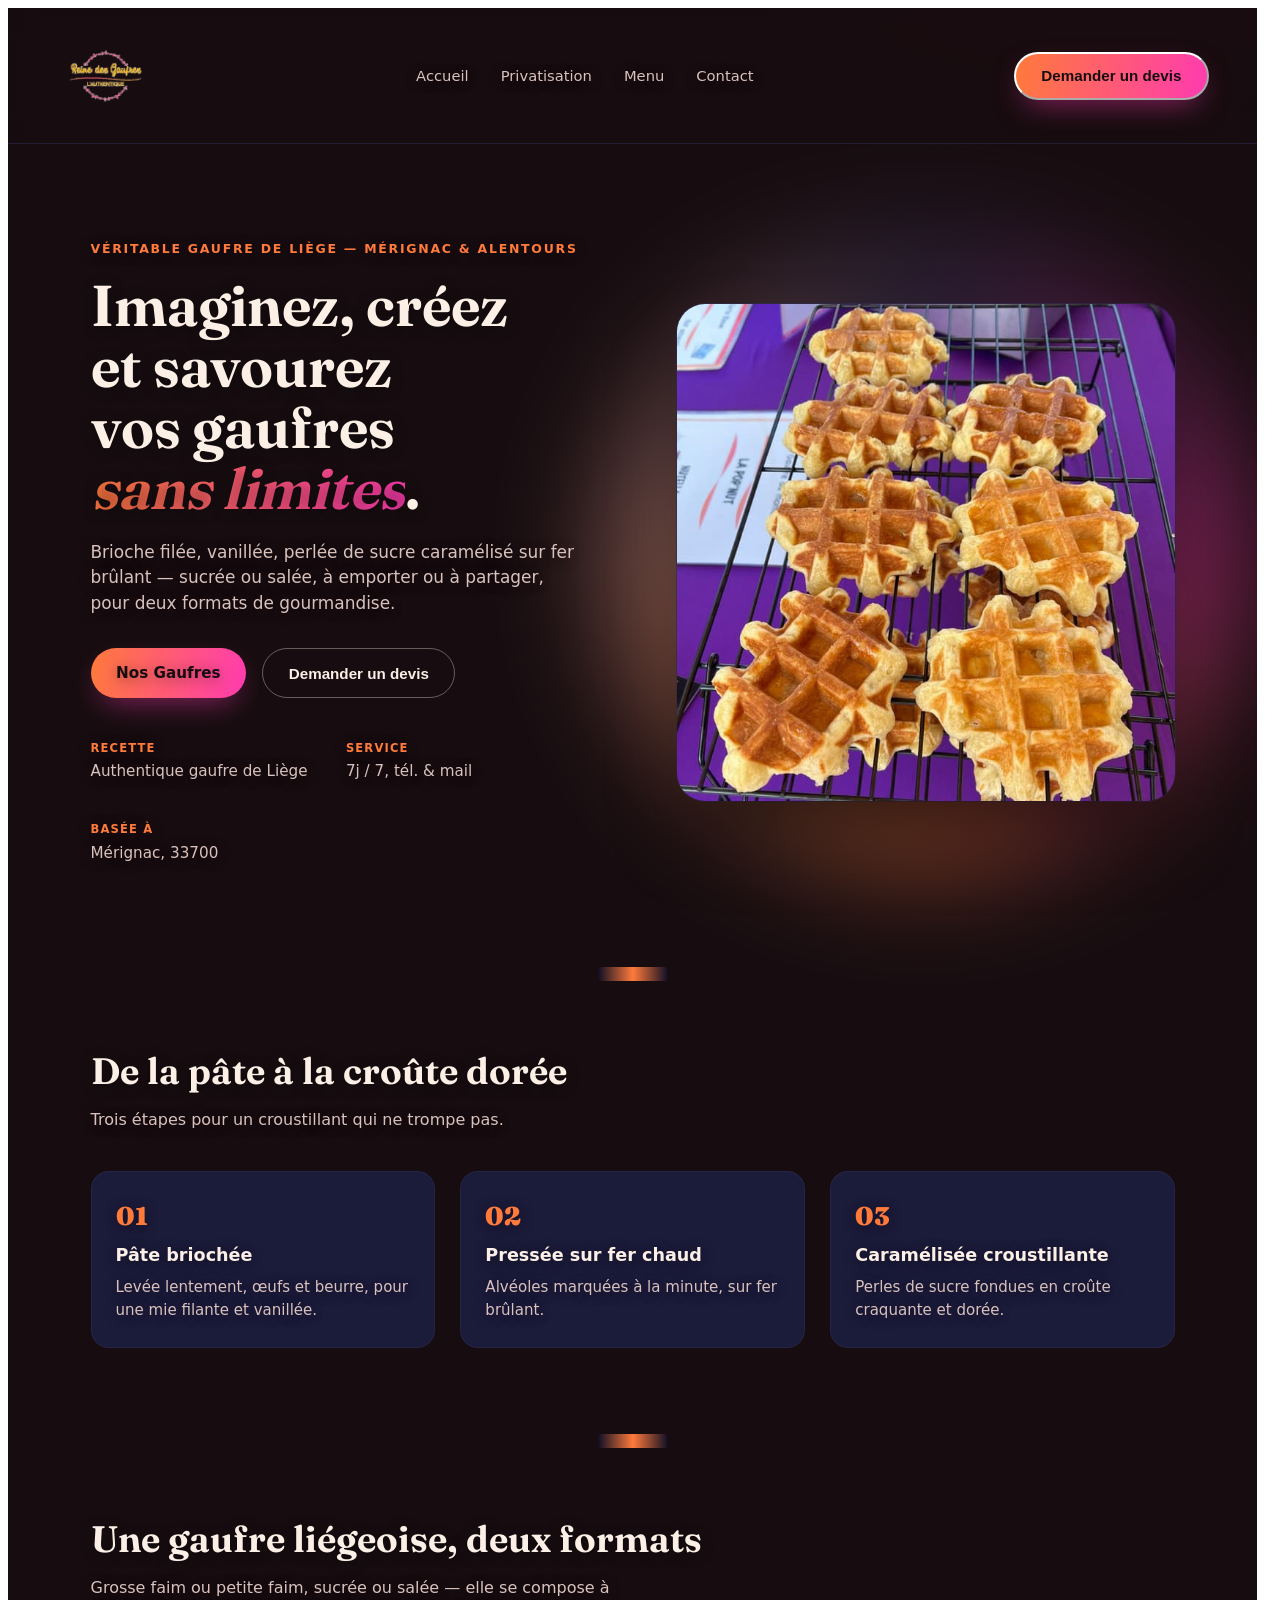
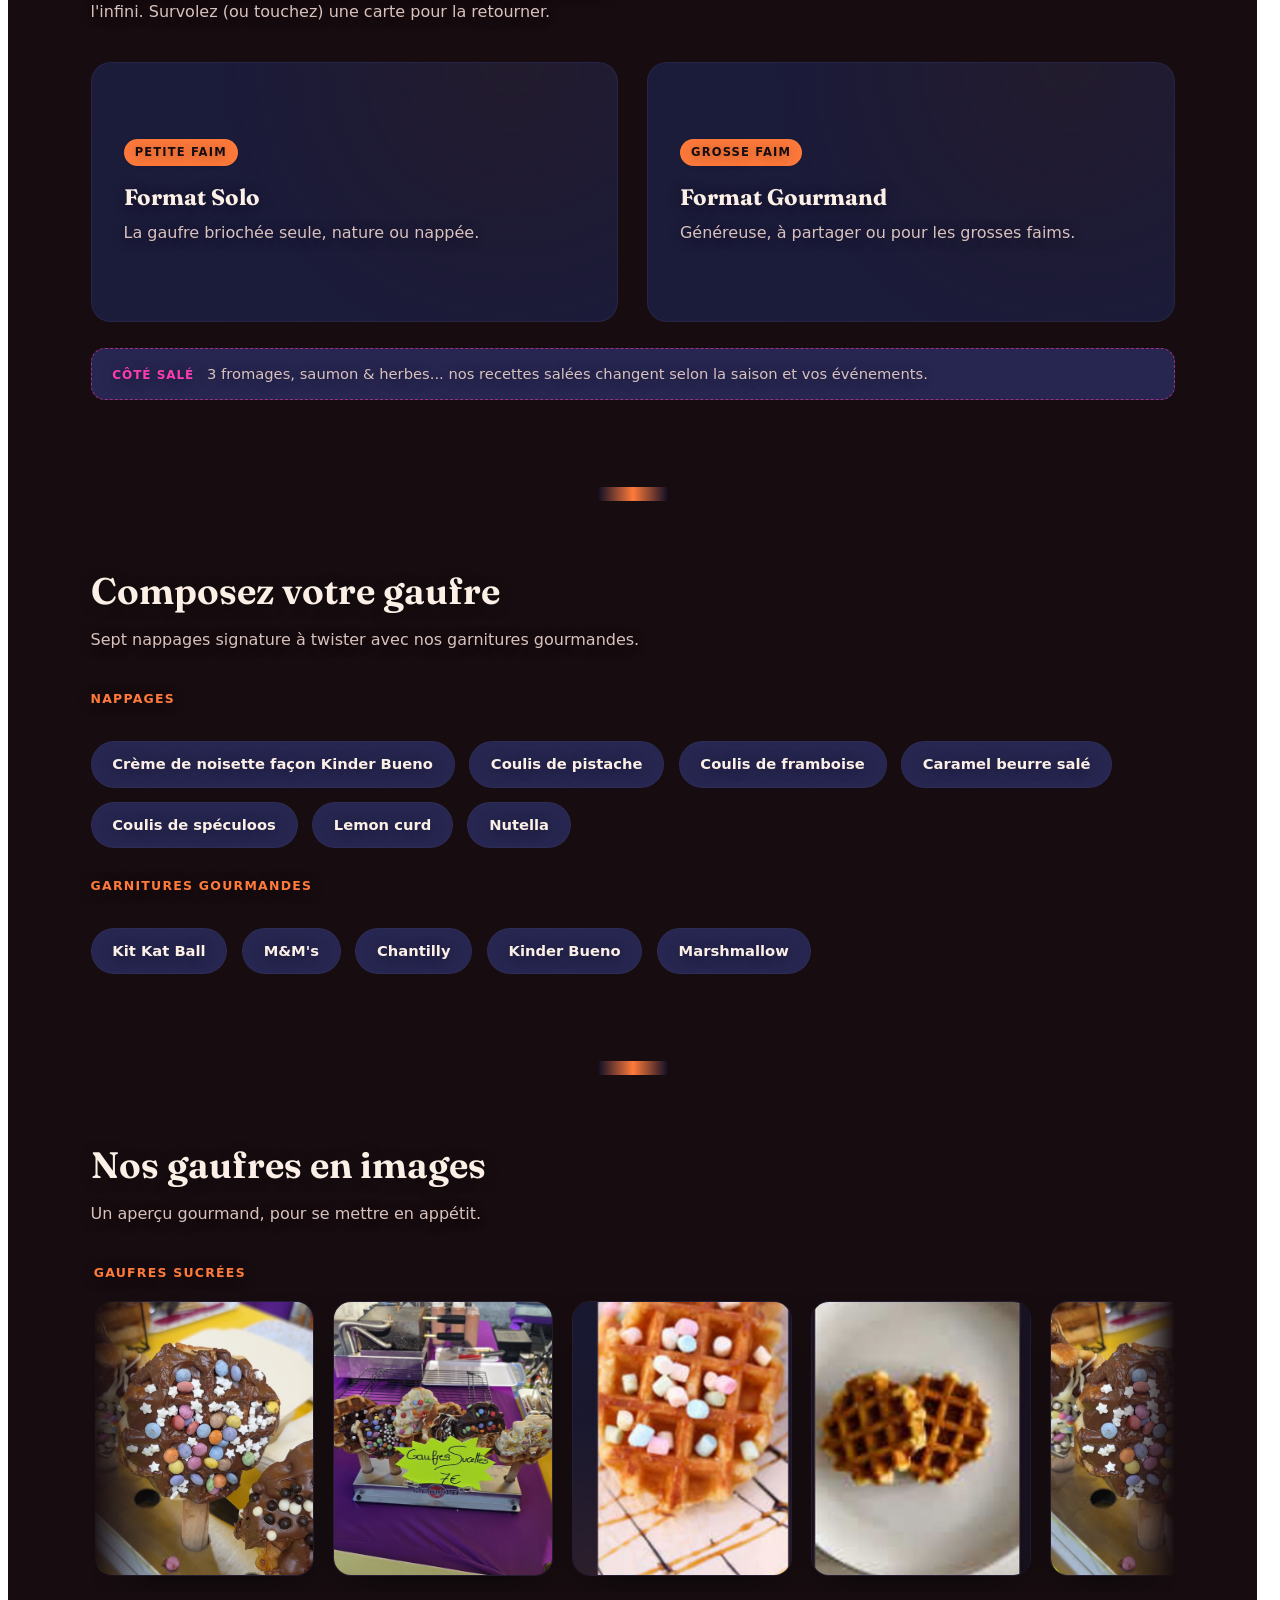
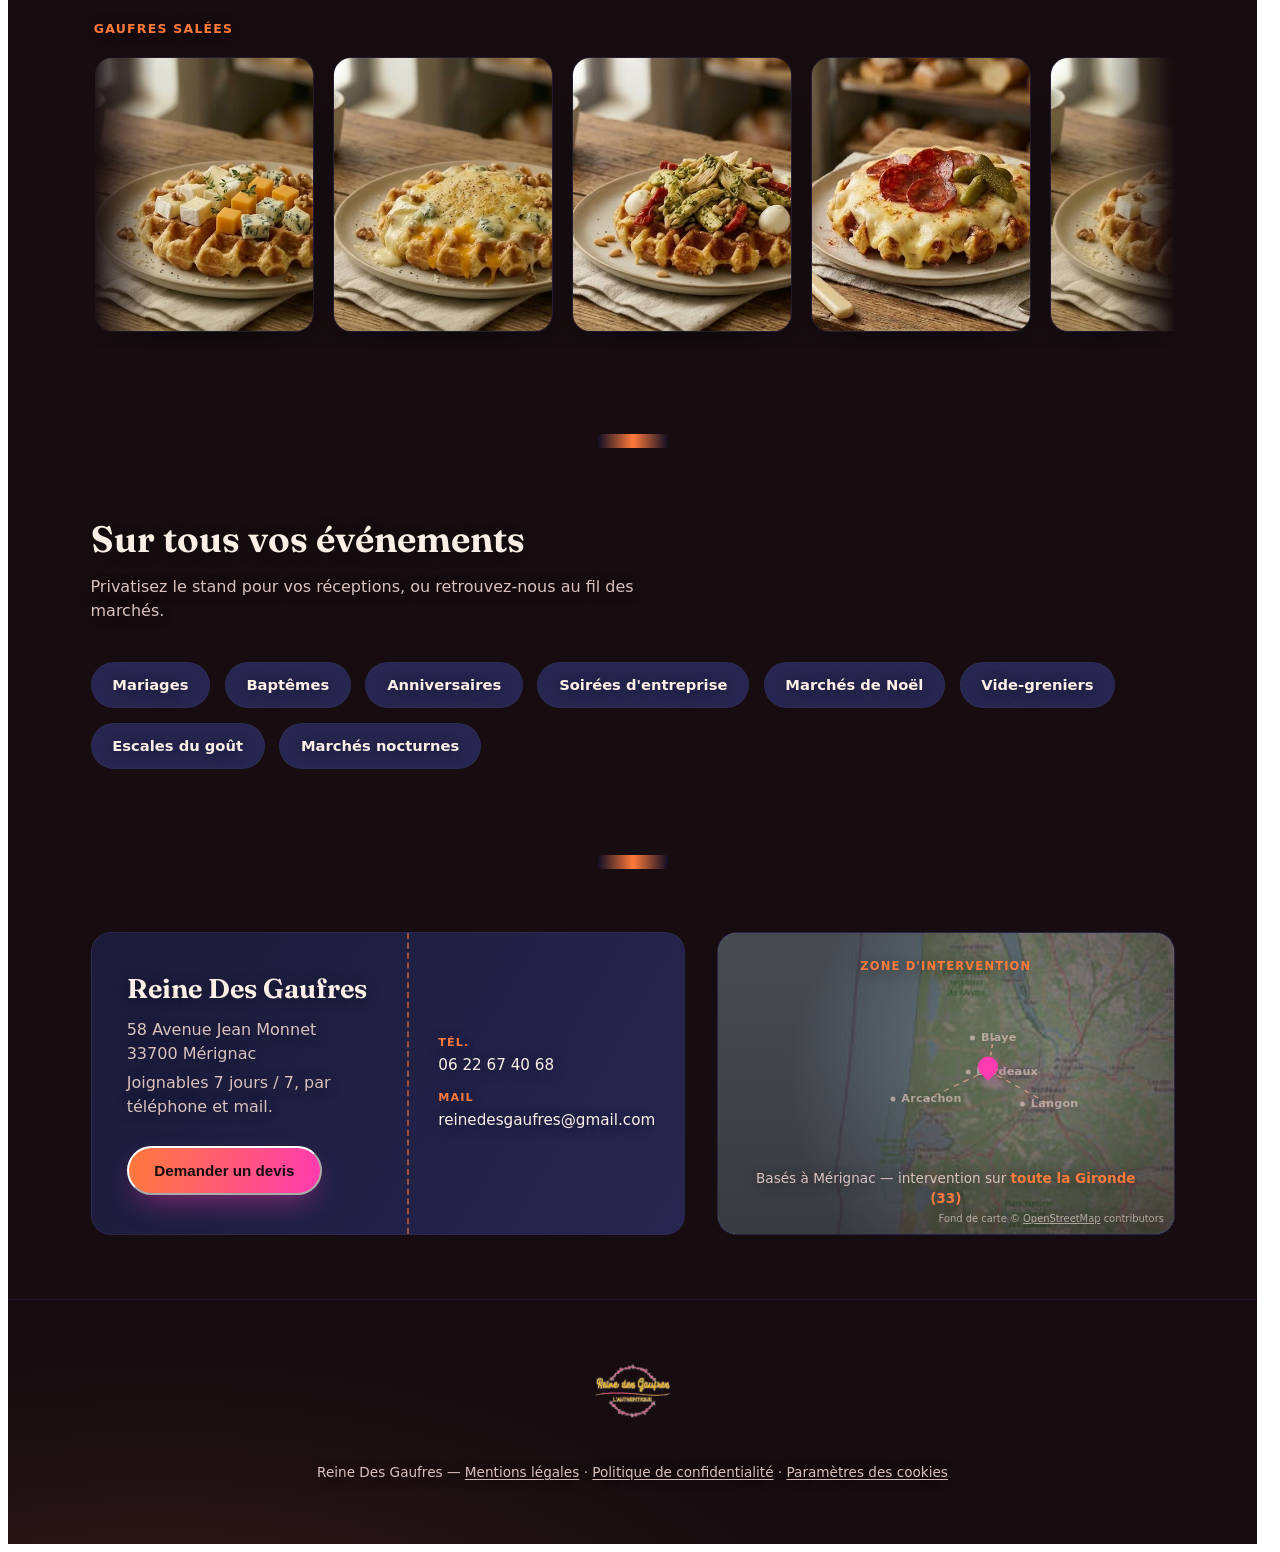
<file: site/index.html>
<!DOCTYPE html>
<html lang="fr">
<head>
  <meta charset="UTF-8">
  <meta name="viewport" content="width=device-width, initial-scale=1.0">
  <title>Reine Des Gaufres — Gaufres de Liège à Mérignac et en Gironde</title>
  <meta name="description" content="Reine Des Gaufres, l'authentique gaufre de Liège à Mérignac. Stand privatisable pour vos mariages, anniversaires, soirées d'entreprise et marchés en Gironde.">
  <link rel="icon" href="assets/img/logo-web-transparent.png" type="image/png">
  <link rel="stylesheet" href="assets/css/style.css">
</head>
<body>
  <div class="stage" id="stage">
    <header class="nav">
      <a class="logo-mark nav-logo" href="#hero" role="img" aria-label="Reine Des Gaufres, l'authentique — Accueil"></a>
      <nav class="navlinks" aria-label="Navigation principale">
        <a href="#hero">Accueil</a>
        <a href="#evenements">Privatisation</a>
        <a href="#formats">Menu</a>
        <a href="#contact">Contact</a>
      </nav>
      <div class="nav-actions">
        <button class="btn btn-primary btn-small" type="button" data-open-quote>Demander un devis</button>
      </div>
    </header>

    <main>
      <section class="hero" id="hero">
        <div class="hero-copy">
          <p class="eyebrow">Véritable gaufre de Liège — Mérignac &amp; alentours</p>
          <h1 class="display">Imaginez, créez et savourez vos gaufres <em>sans limites</em>.</h1>
          <p class="lede">Brioche filée, vanillée, perlée de sucre caramélisé sur fer brûlant — sucrée ou salée, à emporter ou à partager, pour deux formats de gourmandise.</p>
          <div class="hero-cta">
            <a class="btn btn-primary" href="#formats">Nos Gaufres</a>
            <button class="btn btn-ghost" type="button" data-open-quote>Demander un devis</button>
          </div>
          <dl class="hero-stats">
            <div><dt>Recette</dt><dd>Authentique gaufre de Liège</dd></div>
            <div><dt>Service</dt><dd>7j / 7, tél. &amp; mail</dd></div>
            <div><dt>Basée à</dt><dd>Mérignac, 33700</dd></div>
          </dl>
        </div>

        <div class="hero-photo-wrap">
          <div class="hero-glow" aria-hidden="true"></div>
          <div class="hero-photo-frame">
            <img class="hero-photo" src="assets/img/hero.jpg" alt="Véritables gaufres de Liège Reine Des Gaufres, dorées et caramélisées" />
          </div>
        </div>
      </section>

      <div class="press" aria-hidden="true"><span></span></div>

      <section class="process" id="process">
        <h2 class="display section-title">De la pâte à la croûte dorée</h2>
        <p class="section-lede">Trois étapes pour un croustillant qui ne trompe pas.</p>
        <ol class="steps">
          <li><span class="step-no">01</span><h3>Pâte briochée</h3><p>Levée lentement, œufs et beurre, pour une mie filante et vanillée.</p></li>
          <li><span class="step-no">02</span><h3>Pressée sur fer chaud</h3><p>Alvéoles marquées à la minute, sur fer brûlant.</p></li>
          <li><span class="step-no">03</span><h3>Caramélisée croustillante</h3><p>Perles de sucre fondues en croûte craquante et dorée.</p></li>
        </ol>
      </section>

      <div class="press" aria-hidden="true"><span></span></div>

      <section class="formats" id="formats">
        <h2 class="display section-title">Une gaufre liégeoise, deux formats</h2>
        <p class="section-lede">Grosse faim ou petite faim, sucrée ou salée — elle se compose à l'infini. Survolez (ou touchez) une carte pour la retourner.</p>
        <div class="cards">
          <article class="flip" tabindex="0">
            <div class="flip-inner">
              <div class="flip-face flip-front">
                <span class="tag">Petite faim</span>
                <h3>Format Solo</h3>
                <p>La gaufre briochée seule, nature ou nappée.</p>
              </div>
              <div class="flip-face flip-back">
                <h3>Composez-la</h3>
                <p>Un nappage au choix parmi nos sept recettes signature, et vos garnitures gourmandes préférées.</p>
              </div>
            </div>
          </article>
          <article class="flip" tabindex="0">
            <div class="flip-inner">
              <div class="flip-face flip-front">
                <span class="tag">Grosse faim</span>
                <h3>Format Gourmand</h3>
                <p>Généreuse, à partager ou pour les grosses faims.</p>
              </div>
              <div class="flip-face flip-back">
                <h3>Composez-la</h3>
                <p>Double nappage, garnitures multiples, formule événement — sur-mesure pour vos réceptions.</p>
              </div>
            </div>
          </article>
        </div>
        <p class="salty-note"><span class="salty-tag">Côté salé</span> 3 fromages, saumon &amp; herbes... nos recettes salées changent selon la saison et vos événements.</p>
      </section>

      <div class="press" aria-hidden="true"><span></span></div>

      <section class="compose" id="compose">
        <h2 class="display section-title">Composez votre gaufre</h2>
        <p class="section-lede">Sept nappages signature à twister avec nos garnitures gourmandes.</p>
        <div class="compose-group">
          <p class="compose-label">Nappages</p>
          <ul class="chips">
            <li>Crème de noisette façon Kinder Bueno</li>
            <li>Coulis de pistache</li>
            <li>Coulis de framboise</li>
            <li>Caramel beurre salé</li>
            <li>Coulis de spéculoos</li>
            <li>Lemon curd</li>
            <li>Nutella</li>
          </ul>
        </div>
        <div class="compose-group">
          <p class="compose-label">Garnitures gourmandes</p>
          <ul class="chips">
            <li>Kit Kat Ball</li><li>M&amp;M's</li><li>Chantilly</li><li>Kinder Bueno</li><li>Marshmallow</li>
          </ul>
        </div>
      </section>

      <div class="press" aria-hidden="true"><span></span></div>

      <section class="gallery" id="galerie">
        <h2 class="display section-title">Nos gaufres en images</h2>
        <p class="section-lede">Un aperçu gourmand, pour se mettre en appétit.</p>
        <div class="gallery-bands">
          <div>
            <p class="gallery-band-label">Gaufres sucrées</p>
            <div class="gallery-marquee">
              <ul class="gallery-track" style="animation-duration:25.6s;">
                <li><img src="assets/img/sucree-1.jpg" alt="Gaufre sucette nappée de chocolat et bonbons colorés" loading="lazy"></li>
                <li><img src="assets/img/sucree-2.jpg" alt="Stand Reine Des Gaufres, gaufres sucettes décorées sur un marché" loading="lazy"></li>
                <li><img src="assets/img/sucree-3.jpg" alt="Gaufre de Liège nappée de chamallows et caramel" loading="lazy"></li>
                <li><img src="assets/img/sucree-4.jpg" alt="Deux gaufres de Liège nature sur assiette blanche" loading="lazy"></li>
                <li aria-hidden="true"><img src="assets/img/sucree-1.jpg" alt="" loading="lazy"></li>
                <li aria-hidden="true"><img src="assets/img/sucree-2.jpg" alt="" loading="lazy"></li>
                <li aria-hidden="true"><img src="assets/img/sucree-3.jpg" alt="" loading="lazy"></li>
                <li aria-hidden="true"><img src="assets/img/sucree-4.jpg" alt="" loading="lazy"></li>
              </ul>
            </div>
          </div>
          <div>
            <p class="gallery-band-label">Gaufres salées</p>
            <div class="gallery-marquee">
              <ul class="gallery-track marquee-reverse">
                <li><img src="assets/img/salee-1.jpg" alt="Gaufre salée aux trois fromages et noix, non fondue" loading="lazy"></li>
                <li><img src="assets/img/salee-2.jpg" alt="Gaufre salée aux trois fromages fondus et noix" loading="lazy"></li>
                <li><img src="assets/img/salee-3.jpg" alt="Gaufre salée poulet, pesto, mozzarella et pignons" loading="lazy"></li>
                <li><img src="assets/img/salee-4.jpg" alt="Gaufre salée façon raclette, chorizo et cornichons" loading="lazy"></li>
                <li><img src="assets/img/salee-5.jpg" alt="Gaufre salée gratinée au fromage" loading="lazy"></li>
                <li aria-hidden="true"><img src="assets/img/salee-1.jpg" alt="" loading="lazy"></li>
                <li aria-hidden="true"><img src="assets/img/salee-2.jpg" alt="" loading="lazy"></li>
                <li aria-hidden="true"><img src="assets/img/salee-3.jpg" alt="" loading="lazy"></li>
                <li aria-hidden="true"><img src="assets/img/salee-4.jpg" alt="" loading="lazy"></li>
                <li aria-hidden="true"><img src="assets/img/salee-5.jpg" alt="" loading="lazy"></li>
              </ul>
            </div>
          </div>
        </div>
      </section>

      <div class="press" aria-hidden="true"><span></span></div>

      <section class="events" id="evenements">
        <h2 class="display section-title">Sur tous vos événements</h2>
        <p class="section-lede">Privatisez le stand pour vos réceptions, ou retrouvez-nous au fil des marchés.</p>
        <ul class="chips">
          <li>Mariages</li><li>Baptêmes</li><li>Anniversaires</li><li>Soirées d'entreprise</li>
          <li>Marchés de Noël</li><li>Vide-greniers</li><li>Escales du goût</li><li>Marchés nocturnes</li>
        </ul>
      </section>

      <div class="press" aria-hidden="true"><span></span></div>

      <section class="contact" id="contact">
        <div class="ticket">
          <div class="ticket-main">
            <h2 class="display">Reine Des Gaufres</h2>
            <p class="addr">58 Avenue Jean Monnet<br>33700 Mérignac</p>
            <p class="reach">Joignables 7 jours / 7, par téléphone et mail.</p>
            <button class="btn btn-primary ticket-cta" type="button" data-open-quote>Demander un devis</button>
          </div>
          <div class="ticket-stub">
            <p><span>Tél.</span>06 22 67 40 68</p>
            <p><span>Mail</span>reinedesgaufres@gmail.com</p>
          </div>
        </div>
        <div class="mapcard">
          <img class="map-photo" src="assets/img/map.jpg" alt="Carte de la Gironde autour de Mérignac, Bordeaux, Blaye, Langon et Arcachon" />
          <div class="map-scrim" aria-hidden="true"></div>
          <p class="map-eyebrow">Zone d'intervention</p>
          <div class="map-pins-area">
            <svg class="map-plan" viewBox="0 0 100 100" preserveAspectRatio="none" aria-hidden="true">
              <line x1="65" y1="49" x2="70" y2="50" />
              <line x1="65" y1="49" x2="67" y2="30" />
              <line x1="65" y1="49" x2="87" y2="69" />
              <line x1="65" y1="49" x2="43" y2="66" />
            </svg>
            <div class="coverage-ring r1" aria-hidden="true"></div>
            <div class="coverage-ring r2" aria-hidden="true"></div>
            <div class="coverage-ring r3" aria-hidden="true"></div>
            <span class="map-satellite" style="--x:70%; --y:50%;">Bordeaux</span>
            <span class="map-satellite" style="--x:67%; --y:30%;">Blaye</span>
            <span class="map-satellite" style="--x:87%; --y:69%;">Langon</span>
            <span class="map-satellite" style="--x:43%; --y:66%;">Arcachon</span>
            <div class="pin-wrap">
              <button class="pin" type="button" aria-describedby="mapTooltip"><span class="sr-only">Mérignac</span></button>
              <span class="map-tooltip" id="mapTooltip" role="tooltip">Mérignac — notre base</span>
            </div>
          </div>
          <p class="map-caption">Basés à Mérignac — intervention sur <strong>toute la Gironde (33)</strong></p>
          <p class="map-attribution">Fond de carte © <a href="https://www.openstreetmap.org/copyright" target="_blank" rel="noopener">OpenStreetMap</a> contributors</p>
        </div>
      </section>
    </main>

    <footer class="site-footer">
      <div class="logo-mark footer-logo" role="img" aria-label="Reine Des Gaufres, l'authentique"></div>
      <p>Reine Des Gaufres — <a href="mentions-legales.html">Mentions légales</a> · <a href="confidentialite.html">Politique de confidentialité</a> · <a href="cookies.html">Paramètres des cookies</a></p>
    </footer>

    <div class="modal-overlay" id="quoteOverlay">
      <div class="modal" role="dialog" aria-modal="true" aria-labelledby="quoteTitle">
        <button class="modal-close" id="quoteClose" type="button" aria-label="Fermer">&times;</button>
        <h3 id="quoteTitle" class="display">Demander un devis</h3>
        <p class="modal-lede">Mariage, anniversaire, entreprise, marché... décrivez votre événement, on s'occupe du reste.</p>
        <form id="quoteForm" class="quote-form" name="quote" method="POST" data-netlify="true" netlify-honeypot="bot-field">
          <input type="hidden" name="form-name" value="quote">
          <p class="field-hidden" aria-hidden="true">
            <label>Ne pas remplir si vous êtes humain : <input name="bot-field" tabindex="-1" autocomplete="off"></label>
          </p>
          <div class="field">
            <label for="qName">Nom &amp; prénom</label>
            <input id="qName" name="name" type="text" required autocomplete="name">
          </div>
          <div class="field">
            <label for="qEmail">Email</label>
            <input id="qEmail" name="email" type="email" required autocomplete="email">
          </div>
          <div class="field">
            <label for="qPhone">Téléphone</label>
            <input id="qPhone" name="phone" type="tel" autocomplete="tel">
          </div>
          <div class="field">
            <label for="qType">Type d'événement</label>
            <select id="qType" name="type">
              <option>Mariage</option>
              <option>Anniversaire</option>
              <option>Baptême</option>
              <option>Soirée d'entreprise</option>
              <option>Marché / événement public</option>
              <option>Autre</option>
            </select>
          </div>
          <div class="field">
            <label for="qDate">Date souhaitée</label>
            <input id="qDate" name="date" type="date">
          </div>
          <div class="field">
            <label for="qGuests">Nombre de convives</label>
            <input id="qGuests" name="guests" type="number" min="1" placeholder="ex. 80">
          </div>
          <div class="field field-full">
            <label for="qMessage">Votre projet</label>
            <textarea id="qMessage" name="message" rows="3" placeholder="Lieu, horaires, envies sucrées ou salées..."></textarea>
          </div>
          <button type="submit" class="btn btn-primary field-full">Envoyer ma demande</button>
        </form>
        <p class="modal-success" id="quoteSuccess" role="status">Merci ! Votre demande a bien été enregistrée — nous revenons vers vous sous 48h.</p>
        <p class="modal-error" id="quoteError" role="alert">Une erreur est survenue lors de l'envoi. Réessayez, ou contactez-nous directement au 06 22 67 40 68.</p>
      </div>
    </div>
  </div>

  <script src="assets/js/main.js"></script>
</body>
</html>
</file>
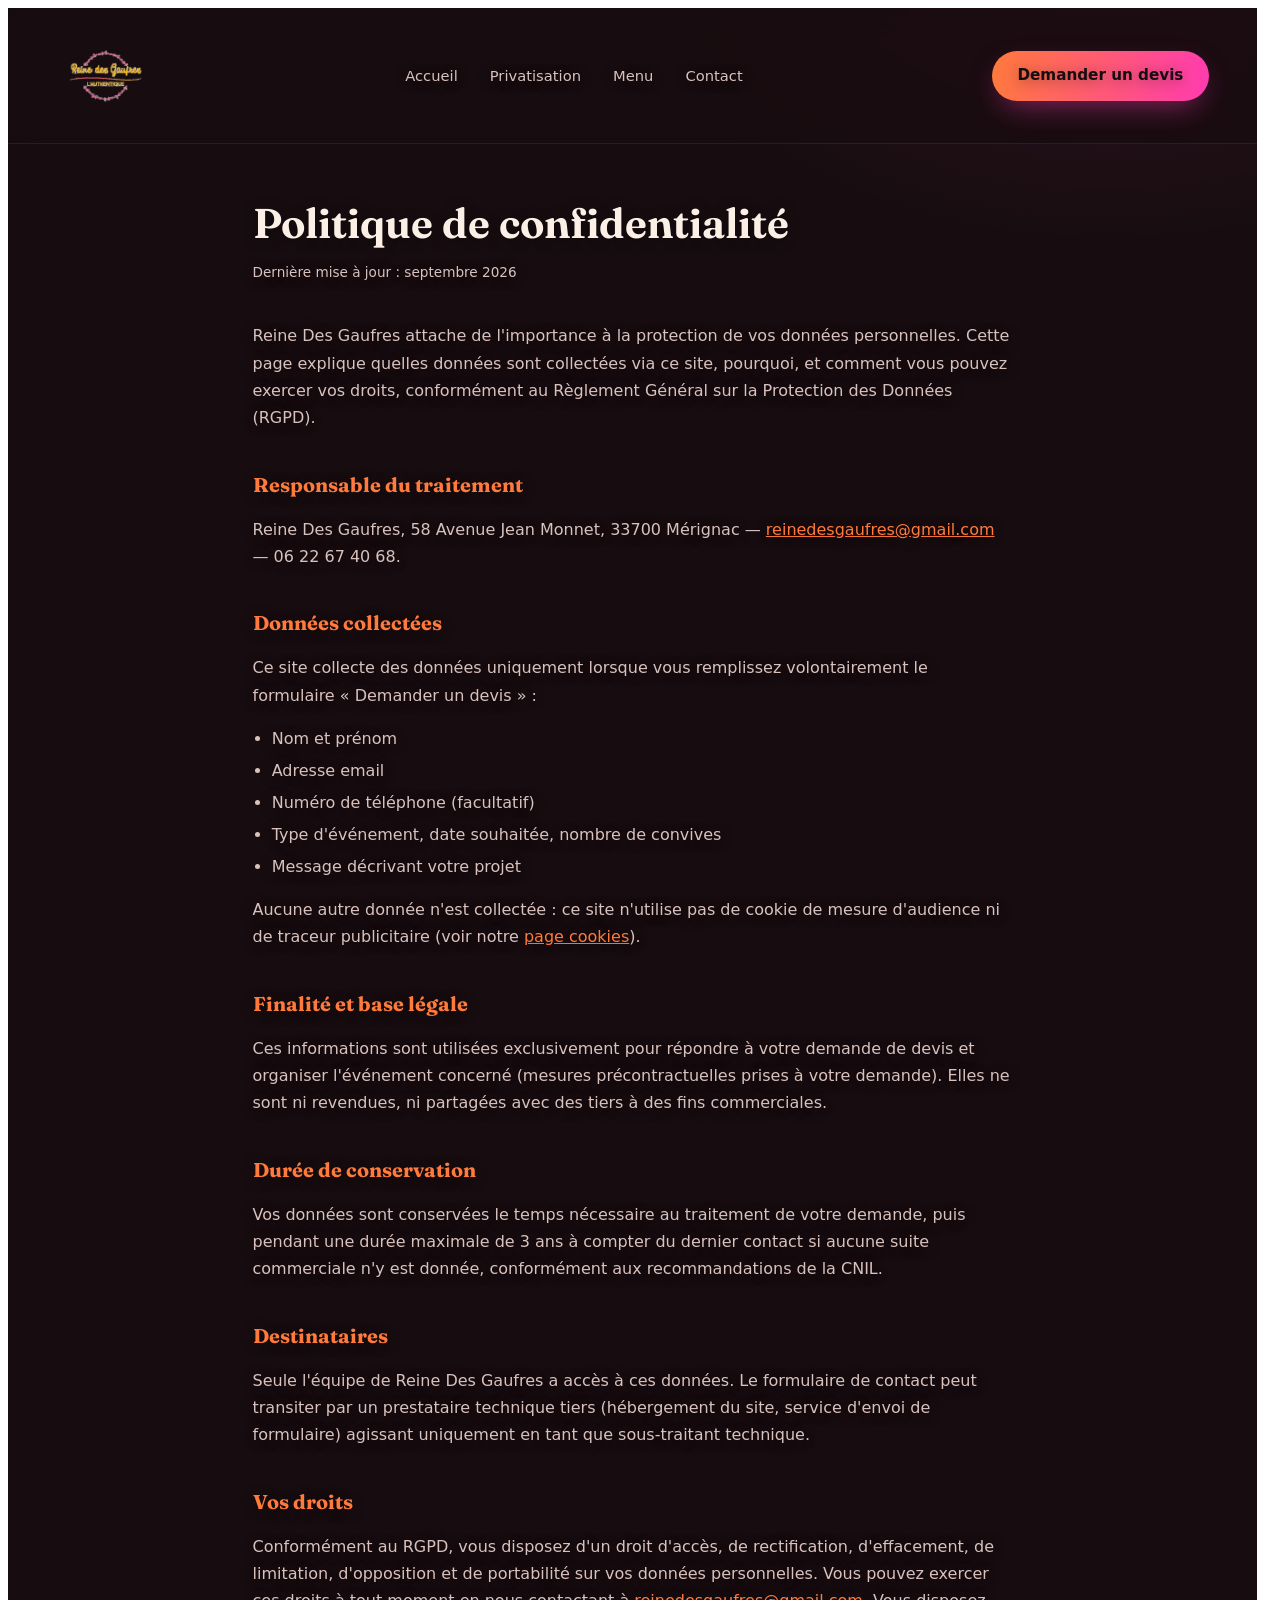
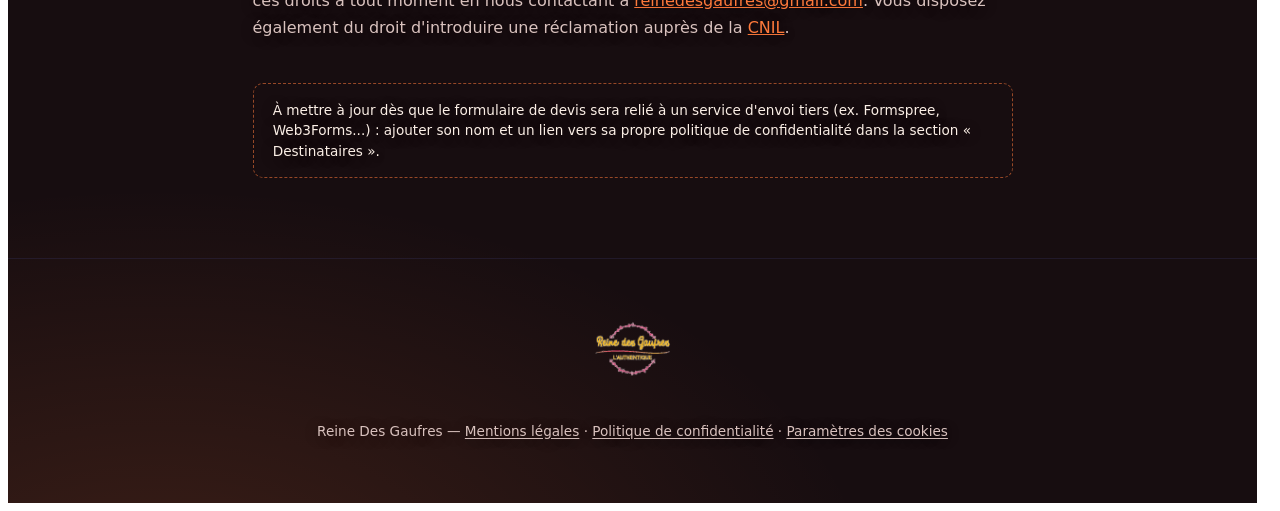
<file: site/confidentialite.html>
<!DOCTYPE html>
<html lang="fr">
<head>
  <meta charset="UTF-8">
  <meta name="viewport" content="width=device-width, initial-scale=1.0">
  <title>Politique de confidentialité — Reine Des Gaufres</title>
  <meta name="description" content="Politique de confidentialité et protection des données du site Reine Des Gaufres.">
  <link rel="icon" href="assets/img/logo-web-transparent.png" type="image/png">
  <link rel="stylesheet" href="assets/css/style.css">
</head>
<body>
  <div class="stage" id="stage">
    <header class="nav">
      <a class="logo-mark nav-logo" href="index.html" role="img" aria-label="Reine Des Gaufres, l'authentique — Accueil"></a>
      <nav class="navlinks" aria-label="Navigation principale">
        <a href="index.html#hero">Accueil</a>
        <a href="index.html#evenements">Privatisation</a>
        <a href="index.html#formats">Menu</a>
        <a href="index.html#contact">Contact</a>
      </nav>
      <div class="nav-actions">
        <a class="btn btn-primary btn-small" href="index.html#contact">Demander un devis</a>
      </div>
    </header>

    <main>
      <div class="legal-content">
        <h1 class="display">Politique de confidentialité</h1>
        <p class="legal-updated">Dernière mise à jour : septembre 2026</p>

        <p>
          Reine Des Gaufres attache de l'importance à la protection de vos données personnelles. Cette page explique
          quelles données sont collectées via ce site, pourquoi, et comment vous pouvez exercer vos droits,
          conformément au Règlement Général sur la Protection des Données (RGPD).
        </p>

        <h2>Responsable du traitement</h2>
        <p>
          Reine Des Gaufres, 58 Avenue Jean Monnet, 33700 Mérignac —
          <a href="mailto:reinedesgaufres@gmail.com">reinedesgaufres@gmail.com</a> — 06 22 67 40 68.
        </p>

        <h2>Données collectées</h2>
        <p>Ce site collecte des données uniquement lorsque vous remplissez volontairement le formulaire « Demander un devis » :</p>
        <ul>
          <li>Nom et prénom</li>
          <li>Adresse email</li>
          <li>Numéro de téléphone (facultatif)</li>
          <li>Type d'événement, date souhaitée, nombre de convives</li>
          <li>Message décrivant votre projet</li>
        </ul>
        <p>Aucune autre donnée n'est collectée : ce site n'utilise pas de cookie de mesure d'audience ni de traceur publicitaire (voir notre <a href="cookies.html">page cookies</a>).</p>

        <h2>Finalité et base légale</h2>
        <p>
          Ces informations sont utilisées exclusivement pour répondre à votre demande de devis et organiser
          l'événement concerné (mesures précontractuelles prises à votre demande). Elles ne sont ni revendues,
          ni partagées avec des tiers à des fins commerciales.
        </p>

        <h2>Durée de conservation</h2>
        <p>
          Vos données sont conservées le temps nécessaire au traitement de votre demande, puis pendant une durée
          maximale de 3 ans à compter du dernier contact si aucune suite commerciale n'y est donnée, conformément
          aux recommandations de la CNIL.
        </p>

        <h2>Destinataires</h2>
        <p>
          Seule l'équipe de Reine Des Gaufres a accès à ces données. Le formulaire de contact peut transiter par un
          prestataire technique tiers (hébergement du site, service d'envoi de formulaire) agissant uniquement en
          tant que sous-traitant technique.
        </p>

        <h2>Vos droits</h2>
        <p>Conformément au RGPD, vous disposez d'un droit d'accès, de rectification, d'effacement, de limitation,
          d'opposition et de portabilité sur vos données personnelles. Vous pouvez exercer ces droits à tout moment
          en nous contactant à <a href="mailto:reinedesgaufres@gmail.com">reinedesgaufres@gmail.com</a>.
          Vous disposez également du droit d'introduire une réclamation auprès de la
          <a href="https://www.cnil.fr" target="_blank" rel="noopener">CNIL</a>.
        </p>

        <div class="legal-note">
          À mettre à jour dès que le formulaire de devis sera relié à un service d'envoi tiers (ex. Formspree,
          Web3Forms...) : ajouter son nom et un lien vers sa propre politique de confidentialité dans la section
          « Destinataires ».
        </div>
      </div>
    </main>

    <footer class="site-footer">
      <div class="logo-mark footer-logo" role="img" aria-label="Reine Des Gaufres, l'authentique"></div>
      <p>Reine Des Gaufres — <a href="mentions-legales.html">Mentions légales</a> · <a href="confidentialite.html">Politique de confidentialité</a> · <a href="cookies.html">Paramètres des cookies</a></p>
    </footer>
  </div>
</body>
</html>
</file>
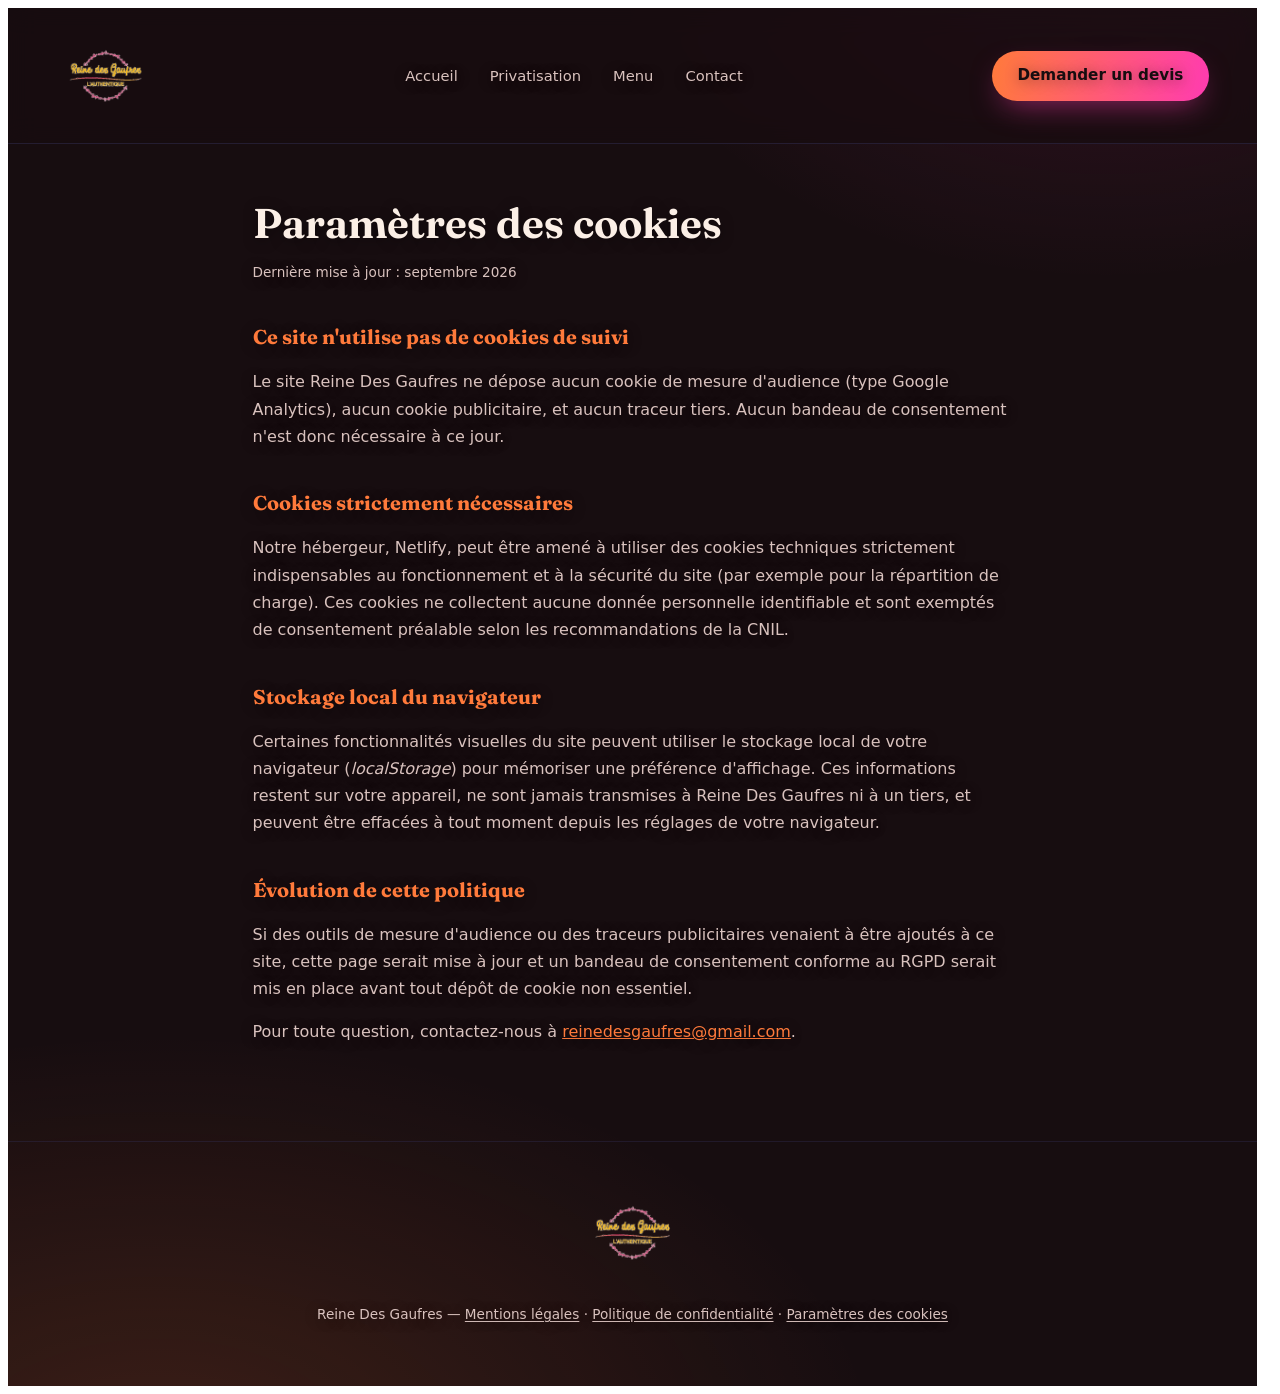
<file: site/cookies.html>
<!DOCTYPE html>
<html lang="fr">
<head>
  <meta charset="UTF-8">
  <meta name="viewport" content="width=device-width, initial-scale=1.0">
  <title>Paramètres des cookies — Reine Des Gaufres</title>
  <meta name="description" content="Politique de cookies du site Reine Des Gaufres.">
  <link rel="icon" href="assets/img/logo-web-transparent.png" type="image/png">
  <link rel="stylesheet" href="assets/css/style.css">
</head>
<body>
  <div class="stage" id="stage">
    <header class="nav">
      <a class="logo-mark nav-logo" href="index.html" role="img" aria-label="Reine Des Gaufres, l'authentique — Accueil"></a>
      <nav class="navlinks" aria-label="Navigation principale">
        <a href="index.html#hero">Accueil</a>
        <a href="index.html#evenements">Privatisation</a>
        <a href="index.html#formats">Menu</a>
        <a href="index.html#contact">Contact</a>
      </nav>
      <div class="nav-actions">
        <a class="btn btn-primary btn-small" href="index.html#contact">Demander un devis</a>
      </div>
    </header>

    <main>
      <div class="legal-content">
        <h1 class="display">Paramètres des cookies</h1>
        <p class="legal-updated">Dernière mise à jour : septembre 2026</p>

        <h2>Ce site n'utilise pas de cookies de suivi</h2>
        <p>
          Le site Reine Des Gaufres ne dépose aucun cookie de mesure d'audience (type Google Analytics), aucun
          cookie publicitaire, et aucun traceur tiers. Aucun bandeau de consentement n'est donc nécessaire à ce jour.
        </p>

        <h2>Cookies strictement nécessaires</h2>
        <p>
          Notre hébergeur, Netlify, peut être amené à utiliser des cookies techniques strictement indispensables au
          fonctionnement et à la sécurité du site (par exemple pour la répartition de charge). Ces cookies ne
          collectent aucune donnée personnelle identifiable et sont exemptés de consentement préalable selon les
          recommandations de la CNIL.
        </p>

        <h2>Stockage local du navigateur</h2>
        <p>
          Certaines fonctionnalités visuelles du site peuvent utiliser le stockage local de votre navigateur
          (<em>localStorage</em>) pour mémoriser une préférence d'affichage. Ces informations restent sur votre
          appareil, ne sont jamais transmises à Reine Des Gaufres ni à un tiers, et peuvent être effacées à tout
          moment depuis les réglages de votre navigateur.
        </p>

        <h2>Évolution de cette politique</h2>
        <p>
          Si des outils de mesure d'audience ou des traceurs publicitaires venaient à être ajoutés à ce site, cette
          page serait mise à jour et un bandeau de consentement conforme au RGPD serait mis en place avant tout
          dépôt de cookie non essentiel.
        </p>

        <p>
          Pour toute question, contactez-nous à
          <a href="mailto:reinedesgaufres@gmail.com">reinedesgaufres@gmail.com</a>.
        </p>
      </div>
    </main>

    <footer class="site-footer">
      <div class="logo-mark footer-logo" role="img" aria-label="Reine Des Gaufres, l'authentique"></div>
      <p>Reine Des Gaufres — <a href="mentions-legales.html">Mentions légales</a> · <a href="confidentialite.html">Politique de confidentialité</a> · <a href="cookies.html">Paramètres des cookies</a></p>
    </footer>
  </div>
</body>
</html>
</file>
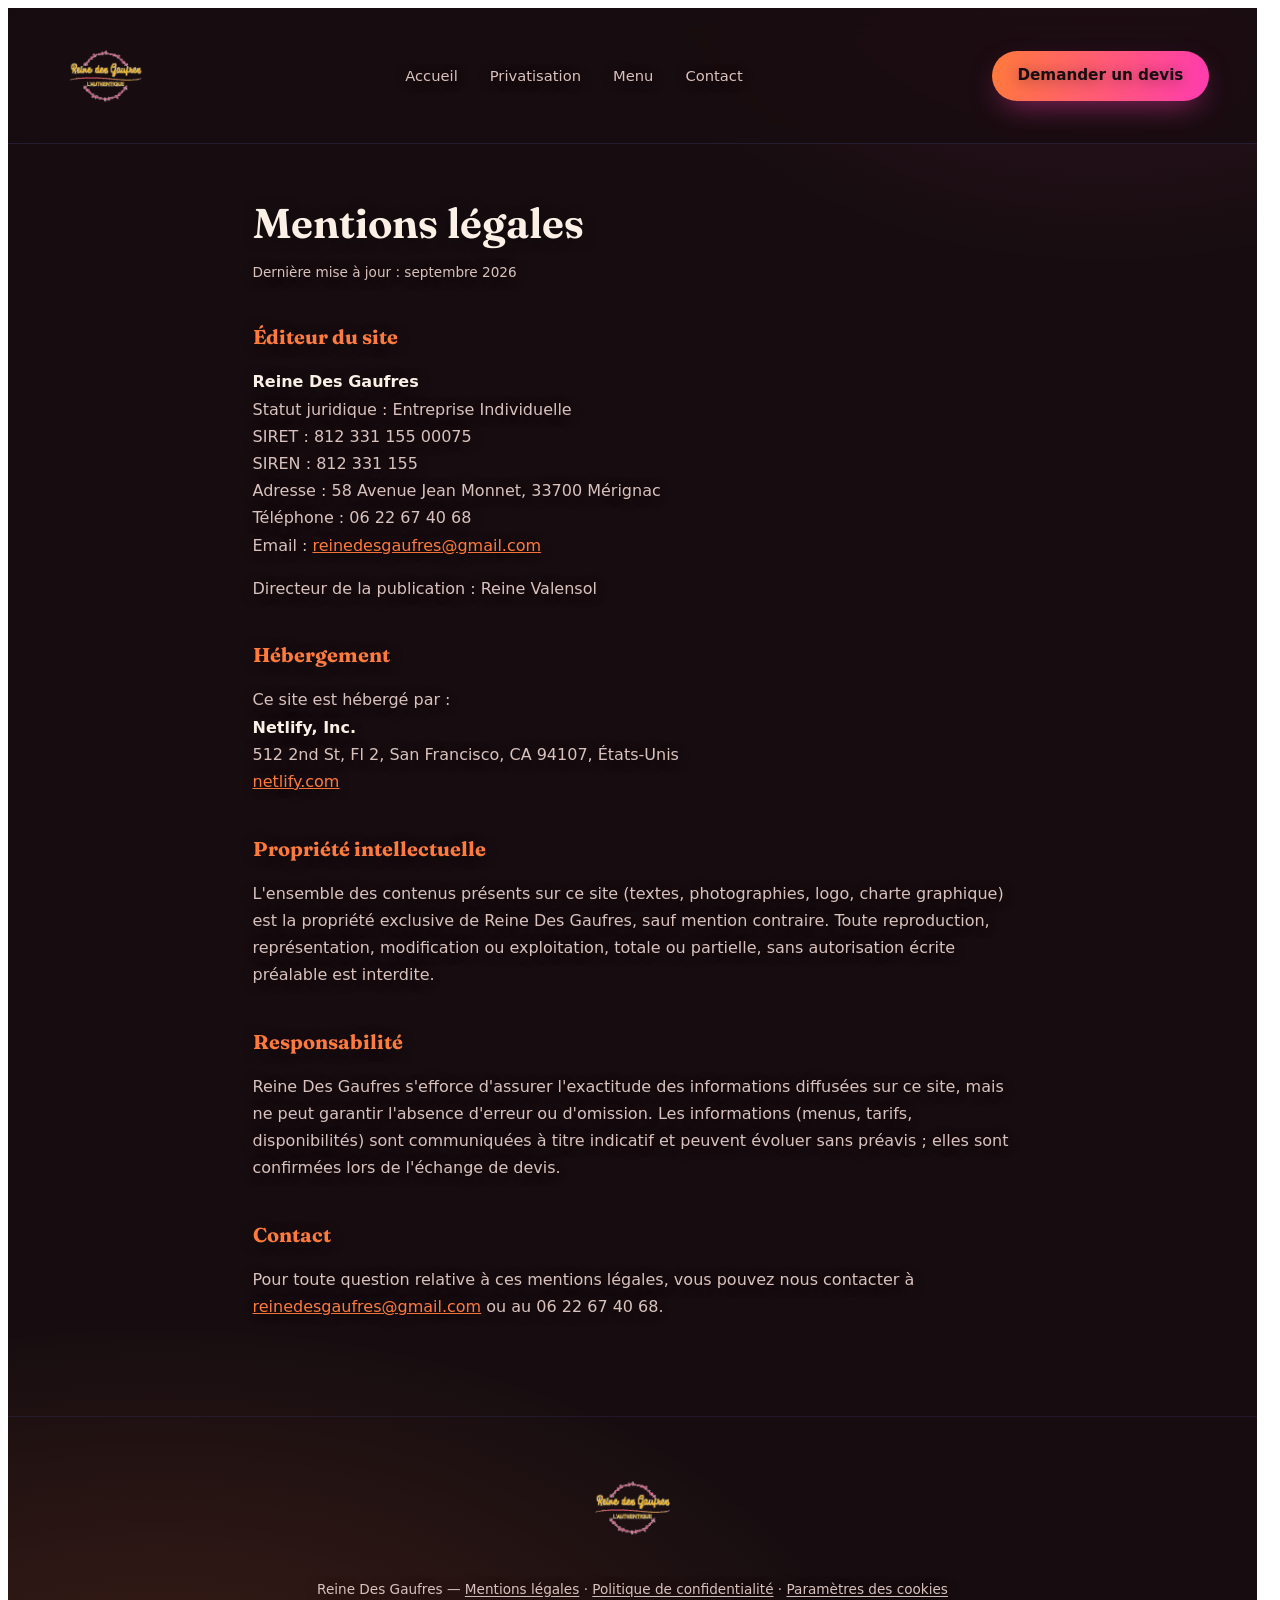
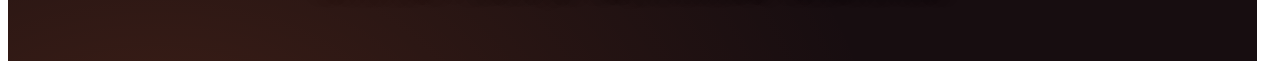
<file: site/mentions-legales.html>
<!DOCTYPE html>
<html lang="fr">
<head>
  <meta charset="UTF-8">
  <meta name="viewport" content="width=device-width, initial-scale=1.0">
  <title>Mentions légales — Reine Des Gaufres</title>
  <meta name="description" content="Mentions légales du site Reine Des Gaufres.">
  <link rel="icon" href="assets/img/logo-web-transparent.png" type="image/png">
  <link rel="stylesheet" href="assets/css/style.css">
</head>
<body>
  <div class="stage" id="stage">
    <header class="nav">
      <a class="logo-mark nav-logo" href="index.html" role="img" aria-label="Reine Des Gaufres, l'authentique — Accueil"></a>
      <nav class="navlinks" aria-label="Navigation principale">
        <a href="index.html#hero">Accueil</a>
        <a href="index.html#evenements">Privatisation</a>
        <a href="index.html#formats">Menu</a>
        <a href="index.html#contact">Contact</a>
      </nav>
      <div class="nav-actions">
        <a class="btn btn-primary btn-small" href="index.html#contact">Demander un devis</a>
      </div>
    </header>

    <main>
      <div class="legal-content">
        <h1 class="display">Mentions légales</h1>
        <p class="legal-updated">Dernière mise à jour : septembre 2026</p>

        <h2>Éditeur du site</h2>
        <p>
          <strong>Reine Des Gaufres</strong><br>
          Statut juridique : Entreprise Individuelle<br>
          SIRET : 812 331 155 00075<br>
          SIREN : 812 331 155<br>
          Adresse : 58 Avenue Jean Monnet, 33700 Mérignac<br>
          Téléphone : 06 22 67 40 68<br>
          Email : <a href="mailto:reinedesgaufres@gmail.com">reinedesgaufres@gmail.com</a>
        </p>
        <p>Directeur de la publication : Reine Valensol</p>

        <h2>Hébergement</h2>
        <p>
          Ce site est hébergé par :<br>
          <strong>Netlify, Inc.</strong><br>
          512 2nd St, Fl 2, San Francisco, CA 94107, États-Unis<br>
          <a href="https://www.netlify.com" target="_blank" rel="noopener">netlify.com</a>
        </p>

        <h2>Propriété intellectuelle</h2>
        <p>
          L'ensemble des contenus présents sur ce site (textes, photographies, logo, charte graphique) est la
          propriété exclusive de Reine Des Gaufres, sauf mention contraire. Toute reproduction, représentation,
          modification ou exploitation, totale ou partielle, sans autorisation écrite préalable est interdite.
        </p>

        <h2>Responsabilité</h2>
        <p>
          Reine Des Gaufres s'efforce d'assurer l'exactitude des informations diffusées sur ce site, mais ne
          peut garantir l'absence d'erreur ou d'omission. Les informations (menus, tarifs, disponibilités) sont
          communiquées à titre indicatif et peuvent évoluer sans préavis ; elles sont confirmées lors de l'échange
          de devis.
        </p>

        <h2>Contact</h2>
        <p>
          Pour toute question relative à ces mentions légales, vous pouvez nous contacter à
          <a href="mailto:reinedesgaufres@gmail.com">reinedesgaufres@gmail.com</a> ou au 06 22 67 40 68.
        </p>

      </div>
    </main>

    <footer class="site-footer">
      <div class="logo-mark footer-logo" role="img" aria-label="Reine Des Gaufres, l'authentique"></div>
      <p>Reine Des Gaufres — <a href="mentions-legales.html">Mentions légales</a> · <a href="confidentialite.html">Politique de confidentialité</a> · <a href="cookies.html">Paramètres des cookies</a></p>
    </footer>
  </div>
</body>
</html>
</file>
<file: site/assets/css/style.css>
@font-face{
    font-family:'Fraunces';
    src:url(../fonts/fraunces.woff2) format('woff2');
    font-weight:500 900; font-style:normal; font-display:swap;
  }

  *{box-sizing:border-box;}
  html{scrollbar-gutter:stable;}

  .stage{
    /* -- neutrals: black stage -- */
    --ink:#170D10;
    --ink-2:#1B1B3A;
    --ink-3:#262650;
    --paper:#FBEFE6;
    --paper-mute:#D9C2BE;

    /* -- brand palette: Voltage/Sunset -- navy structural, coral bridge, hot pink, sunset orange -- */
    --violet:#35325C;
    --violet-deep:#0F0E24;
    --mauve:#FFB199;
    --rose:#FF3BB0;
    --yellow:#FF7A3B;

    /* -- background wash: same hues, muted toward the dark ink so it stays a backdrop, not a spotlight -- */
    --bg-glow-1:color-mix(in srgb, var(--yellow) 16%, transparent);
    --bg-glow-2:color-mix(in srgb, var(--rose) 12%, transparent);

    /* -- type treatment -- */
    --display-weight:650;
    --display-tracking:0em;
    --display-transform:none;
    --display-scale:1;

    color-scheme:dark;
    background:
      radial-gradient(1200px 700px at 12% 105%, var(--bg-glow-1), transparent 60%),
      radial-gradient(900px 620px at 88% -5%, var(--bg-glow-2), transparent 55%),
      var(--ink);
    color:var(--paper);
    font-family:'Segoe UI', system-ui, -apple-system, sans-serif;
    line-height:1.5;
    overflow-x:hidden;
    position:relative;
    text-shadow:0 2px 14px rgba(0,0,0,.4);
  }

  .display{
    font-family:'Fraunces', Georgia, 'Times New Roman', serif;
    font-weight:var(--display-weight);
    letter-spacing:var(--display-tracking);
    text-transform:var(--display-transform);
    text-wrap:balance;
    margin:0;
  }

  a{ color:inherit; }
  ::selection{ background:var(--yellow); color:var(--ink); }
  :focus-visible{ outline:2px solid var(--yellow); outline-offset:3px; }

  .eyebrow{
    font-size:.78rem; text-transform:uppercase; letter-spacing:.14em; color:var(--yellow);
    font-weight:700; margin:0 0 1rem;
  }

  /* ---------- nav ---------- */
  .nav{
    position:sticky; top:0; z-index:40; display:flex; align-items:center; justify-content:space-between;
    padding:1.1rem clamp(1.25rem, 4vw, 3rem); gap:1.5rem;
    backdrop-filter:blur(14px) saturate(140%);
    background:color-mix(in srgb, var(--ink) 80%, transparent);
    border-bottom:1px solid color-mix(in srgb, var(--violet) 45%, transparent);
  }
  .logo-mark{
    background-image:url(../img/logo.png);
    background-size:contain; background-repeat:no-repeat; background-position:center;
    display:block; border-radius:10px;
  }
  .nav-logo{ width:100px; height:100px; }
  .footer-logo{ width:104px; height:104px; margin:0 auto 1.2rem; }
  .navlinks{ display:flex; gap:clamp(1rem,2.5vw,2.2rem); list-style:none; }
  .navlinks a{ text-decoration:none; font-size:.92rem; font-weight:500; color:var(--paper-mute); position:relative; }
  .navlinks a:hover{ color:var(--paper); }
  .navlinks a::after{
    content:''; position:absolute; left:0; right:0; bottom:-6px; height:2px; background:var(--yellow);
    transform:scaleX(0); transform-origin:left; transition:transform .3s ease;
  }
  .navlinks a:hover::after{ transform:scaleX(1); }

  .nav-actions{ display:flex; align-items:center; gap:.9rem; flex-wrap:wrap; justify-content:flex-end; }
  .btn-small{ padding:.55rem 1.1rem; font-size:.85rem; }

  /* ---------- quote modal ---------- */
  .modal-overlay{
    position:fixed; inset:0; z-index:60; display:flex; align-items:center; justify-content:center; padding:1.5rem;
    background:color-mix(in srgb, var(--ink) 78%, transparent); backdrop-filter:blur(6px);
    opacity:0; pointer-events:none; transition:opacity .3s ease;
  }
  .modal-overlay.open{ opacity:1; pointer-events:auto; }
  .modal{
    position:relative; width:min(560px, 100%); max-height:88vh; overflow-y:auto; background:var(--ink-2);
    border:1px solid color-mix(in srgb, var(--violet) 55%, transparent); border-radius:20px; padding:2.2rem;
    box-shadow:0 40px 80px -20px rgba(0,0,0,.7);
    transform:translateY(24px) scale(.98); opacity:0; transition:transform .35s cubic-bezier(.2,.8,.2,1), opacity .3s ease;
  }
  .modal-overlay.open .modal{ transform:translateY(0) scale(1); opacity:1; }
  .modal-close{
    position:absolute; top:1.1rem; right:1.1rem; width:34px; height:34px; border-radius:50%; border:1px solid color-mix(in srgb, var(--paper) 30%, transparent);
    background:transparent; color:var(--paper); font-size:1.3rem; line-height:1; cursor:pointer;
  }
  .modal-close:hover{ border-color:var(--yellow); color:var(--yellow); }
  .modal .display{ font-size:1.6rem; margin-bottom:.4rem; padding-right:2rem; }
  .modal-lede{ color:var(--paper-mute); margin:0 0 1.5rem; max-width:48ch; }
  .quote-form{ display:grid; grid-template-columns:1fr 1fr; gap:1.1rem; }
  .field{ display:flex; flex-direction:column; gap:.4rem; }
  .field-full{ grid-column:1 / -1; }
  .field label{ font-size:.78rem; font-weight:700; text-transform:uppercase; letter-spacing:.05em; color:var(--paper-mute); }
  .field input, .field select, .field textarea{
    font:inherit; font-size:.95rem; color:var(--paper); background:var(--ink-3);
    border:1px solid color-mix(in srgb, var(--paper) 25%, transparent); border-radius:10px; padding:.65rem .8rem; resize:vertical;
  }
  .field input:focus, .field select:focus, .field textarea:focus{ outline:none; border-color:var(--yellow); }
  .quote-form button[type="submit"]{ border:none; margin-top:.4rem; }
  .modal-success{
    display:none; margin:1.2rem 0 0; padding:.9rem 1.1rem; border-radius:12px; font-size:.9rem;
    background:color-mix(in srgb, var(--yellow) 18%, transparent); border:1px solid var(--yellow); color:var(--paper);
  }
  .modal-success.show{ display:block; }
  .modal-error{
    display:none; margin:1.2rem 0 0; padding:.9rem 1.1rem; border-radius:12px; font-size:.9rem;
    background:color-mix(in srgb, var(--rose) 18%, transparent); border:1px solid var(--rose); color:var(--paper);
  }
  .modal-error.show{ display:block; }
  .field-hidden{ position:absolute; left:-9999px; width:1px; height:1px; overflow:hidden; }
  .quote-form.hide{ display:none; }
  @media (max-width:600px){ .quote-form{ grid-template-columns:1fr; } }

  main{ position:relative; z-index:2; max-width:1180px; margin:0 auto; padding:0 clamp(1.25rem, 4vw, 3rem); }

  /* ---------- hero ---------- */
  .hero{
    display:grid; grid-template-columns:1.05fr 1fr; align-items:center; gap:clamp(2rem,5vw,4rem);
    padding:clamp(3rem,8vw,6rem) 0 clamp(2.5rem,6vw,4rem);
    min-height:min(84vh, 720px);
  }
  .hero h1{ font-size:clamp(2.4rem, 4.6vw, 3.6rem); line-height:1.06; transform:scale(var(--display-scale)); transform-origin:left top; }
  .hero h1 em{ font-style:italic; background:linear-gradient(100deg, var(--yellow), var(--rose)); -webkit-background-clip:text; background-clip:text; color:transparent; }
  .lede{ max-width:46ch; color:var(--paper-mute); font-size:1.06rem; margin:1.3rem 0 2rem; }

  .hero-cta{ display:flex; gap:1rem; flex-wrap:wrap; margin-bottom:2.6rem; }
  .btn{
    display:inline-flex; align-items:center; justify-content:center; padding:.85rem 1.6rem; border-radius:999px;
    text-decoration:none; font-weight:700; font-size:.95rem; transition:transform .25s ease, box-shadow .25s ease;
  }
  .btn-primary{ background:linear-gradient(100deg, var(--yellow), var(--rose)); color:var(--ink); box-shadow:0 12px 30px -10px color-mix(in srgb, var(--rose) 55%, transparent); }
  .btn-primary:hover{ transform:translateY(-3px) scale(1.02); box-shadow:0 18px 34px -8px color-mix(in srgb, var(--yellow) 80%, transparent); }
  .btn-ghost{ border:1px solid color-mix(in srgb, var(--paper) 35%, transparent); color:var(--paper); background:transparent; }
  .btn-ghost:hover{ border-color:var(--rose); color:var(--rose); transform:translateY(-3px); }

  /* light sweep across the "Demander un devis" CTAs */
  [data-open-quote]{ position:relative; overflow:hidden; }
  [data-open-quote]::after{
    content:''; position:absolute; top:0; left:0; width:35%; height:100%;
    background:linear-gradient(100deg, transparent, rgba(255,255,255,.75) 50%, transparent);
    transform:translateX(-260%) skewX(-20deg); pointer-events:none;
    animation:btnShine 4s ease-in-out infinite;
  }
  @keyframes btnShine{
    0%{ transform:translateX(-260%) skewX(-20deg); }
    22%{ transform:translateX(360%) skewX(-20deg); }
    100%{ transform:translateX(360%) skewX(-20deg); }
  }

  .hero-stats{ display:flex; gap:clamp(1.4rem,3vw,2.4rem); margin:0; flex-wrap:wrap; }
  .hero-stats > div{ min-width:9.5rem; }
  .hero-stats dt{ font-size:.72rem; text-transform:uppercase; letter-spacing:.1em; color:var(--yellow); font-weight:700; }
  .hero-stats dd{ margin:.2rem 0 0; font-size:.95rem; color:var(--paper-mute); }

  .hero-photo-wrap{ position:relative; }
  .hero-glow{
    position:absolute; inset:-14%; z-index:-1; filter:blur(56px); opacity:.45;
    background:conic-gradient(from 0deg, var(--violet), var(--rose), var(--yellow), var(--mauve), var(--violet));
    border-radius:50%; animation:spin 20s linear infinite;
  }
  .hero-photo-frame{
    position:relative; border-radius:28px; overflow:hidden; aspect-ratio:1; min-height:280px; width:100%;
    background:linear-gradient(160deg, var(--violet-deep), var(--ink-2));
    box-shadow:0 40px 80px -20px rgba(0,0,0,.65), 0 0 0 1px color-mix(in srgb, var(--violet) 50%, transparent);
  }
  .hero-photo{ position:absolute; inset:0; width:100%; height:100%; object-fit:cover; display:block; animation:breathe 8s ease-in-out infinite; }
  @keyframes breathe{ 0%,100%{ transform:scale(1); } 50%{ transform:scale(1.035); } }
  @keyframes spin{ to{ transform:rotate(360deg); } }

  /* ---------- press divider (section separator) ---------- */
  .press{ display:flex; justify-content:center; padding:2.4rem 0; }
  .press span{
    width:70px; height:14px; border-radius:4px;
    background:linear-gradient(90deg, var(--violet-deep), var(--yellow), var(--violet-deep));
  }

  .section-title{ font-size:clamp(1.7rem,3vw,2.3rem); margin-bottom:.6rem; transform:scale(var(--display-scale)); transform-origin:left; }
  .section-lede{ color:var(--paper-mute); max-width:56ch; margin:0 0 2.4rem; }

  /* ---------- process ---------- */
  .process{ padding:1.5rem 0 3rem; }
  .steps{ list-style:none; display:grid; grid-template-columns:repeat(3,1fr); gap:1.6rem; margin:2.2rem 0 0; padding:0; }
  .steps li{
    background:var(--ink-2); border:1px solid color-mix(in srgb, var(--violet) 40%, transparent);
    border-radius:18px; padding:1.6rem 1.5rem; position:relative;
  }
  .step-no{ font-family:'Fraunces',serif; font-weight:900; font-size:1.6rem; color:var(--yellow); display:block; margin-bottom:.4rem; }
  .steps h3{ margin:.1rem 0 .5rem; font-size:1.1rem; }
  .steps p{ margin:0; color:var(--paper-mute); font-size:.94rem; }

  /* ---------- formats / flip cards ---------- */
  .formats{ padding:1.5rem 0 3rem; }
  .cards{ display:grid; grid-template-columns:repeat(2,1fr); gap:1.8rem; perspective:1600px; }
  .flip{ height:260px; cursor:pointer; }
  .flip-inner{
    position:relative; width:100%; height:100%; transform-style:preserve-3d;
    transition:transform .7s cubic-bezier(.2,.8,.2,1);
  }
  .flip:hover .flip-inner, .flip:focus-within .flip-inner, .flip.flipped .flip-inner{ transform:rotateY(180deg); }
  .flip-face{
    position:absolute; inset:0; backface-visibility:hidden; border-radius:20px; padding:2rem;
    display:flex; flex-direction:column; justify-content:center;
  }
  .flip-front{
    background:radial-gradient(circle at 80% 0%, color-mix(in srgb, var(--violet) 40%, transparent), var(--ink-2) 60%);
    border:1px solid color-mix(in srgb, var(--violet) 45%, transparent);
  }
  .flip-back{ background:linear-gradient(150deg, var(--violet-deep), var(--ink)); transform:rotateY(180deg); border:1px solid var(--rose); }
  .tag{ align-self:flex-start; font-size:.72rem; text-transform:uppercase; letter-spacing:.1em; font-weight:700; color:var(--ink); background:var(--yellow); padding:.3rem .7rem; border-radius:999px; margin-bottom:.9rem; }
  .flip-front h3, .flip-back h3{ font-family:'Fraunces',serif; font-size:1.4rem; margin:0 0 .4rem; }
  .flip-front p, .flip-back p{ margin:0; color:var(--paper-mute); }
  .flip-back p{ color:color-mix(in srgb, var(--paper) 85%, transparent); }

  .salty-note{
    margin:1.6rem 0 0; padding:.9rem 1.3rem; border-radius:14px; font-size:.92rem; color:var(--paper-mute);
    background:var(--ink-3); border:1px dashed color-mix(in srgb, var(--rose) 55%, transparent);
  }
  .salty-tag{ color:var(--rose); font-weight:700; text-transform:uppercase; font-size:.75rem; letter-spacing:.08em; margin-right:.5rem; }

  /* ---------- shared chips (compose + events) ---------- */
  .chips{ list-style:none; display:flex; flex-wrap:wrap; gap:.9rem; margin:2rem 0 0; padding:0; }
  .chips li{
    padding:.7rem 1.3rem; border-radius:999px; font-size:.92rem; font-weight:600;
    background:var(--ink-3); border:1px solid color-mix(in srgb, var(--violet) 50%, transparent);
    animation:chipfloat 6s ease-in-out infinite;
  }
  .chips li:nth-child(odd){ animation-duration:7.2s; }
  .chips li:nth-child(3n){ animation-delay:.6s; }
  .chips li:hover{ transform:translateY(-4px) scale(1.04); border-color:var(--yellow); color:var(--yellow); }
  @keyframes chipfloat{ 0%,100%{ transform:translateY(0);} 50%{ transform:translateY(-5px);} }

  /* ---------- compose (nappages + garnitures) ---------- */
  .compose{ padding:1.5rem 0 3rem; }
  .compose-group{ margin-bottom:1.8rem; }
  .compose-group:last-child{ margin-bottom:0; }
  .compose-label{ font-size:.78rem; text-transform:uppercase; letter-spacing:.1em; color:var(--yellow); font-weight:700; margin:0 0 .3rem; }

  /* ---------- gallery (bandeaux défilants) ---------- */
  .gallery{ padding:1.5rem 0 3rem; }
  .gallery-bands{ display:flex; flex-direction:column; gap:1.8rem; margin-top:1rem; }
  .gallery-band-label{
    font-size:.78rem; text-transform:uppercase; letter-spacing:.1em; color:var(--yellow); font-weight:700;
    margin:0 0 .6rem; padding:0 .2rem;
  }
  .gallery-marquee{
    overflow:hidden; -webkit-mask-image:linear-gradient(90deg, transparent, #000 6%, #000 94%, transparent);
    mask-image:linear-gradient(90deg, transparent, #000 6%, #000 94%, transparent);
  }
  .gallery-track{
    display:flex; gap:1.2rem; list-style:none; margin:0; padding:.5rem .2rem 1rem; width:max-content;
    animation:gallery-scroll 32s linear infinite;
  }
  .gallery-marquee:hover .gallery-track{ animation-play-state:paused; }
  .gallery-track.marquee-reverse{ animation-direction:reverse; }
  .gallery-track li{ flex:0 0 auto; width:min(55vw, 220px); }
  .gallery-track img{
    width:100%; aspect-ratio:4/5; object-fit:cover; border-radius:18px; display:block;
    border:1px solid color-mix(in srgb, var(--violet) 45%, transparent);
    box-shadow:0 20px 40px -16px rgba(0,0,0,.55);
  }
  @keyframes gallery-scroll{
    from{ transform:translateX(0); }
    to{ transform:translateX(-50%); }
  }
  @media (prefers-reduced-motion: reduce){
    .gallery-track{ animation:none; overflow-x:auto; }
  }

  /* ---------- events chips ---------- */
  .events{ padding:1.5rem 0 3rem; }

  /* ---------- contact ---------- */
  .contact{ padding:1.5rem 0 4rem; display:grid; grid-template-columns:1.3fr 1fr; gap:2rem; }
  .ticket{
    display:grid; grid-template-columns:1fr auto; background:linear-gradient(120deg, var(--ink-2), var(--ink-3));
    border:1px solid color-mix(in srgb, var(--violet) 45%, transparent); border-radius:20px; overflow:hidden;
  }
  .ticket-main{ padding:2.2rem; }
  .ticket-main .display{ font-size:1.7rem; margin-bottom:.6rem; }
  .addr, .reach{ margin:.3rem 0; color:var(--paper-mute); }
  .ticket-cta{ margin-top:1.4rem; }
  .ticket-stub{
    padding:2.2rem 1.8rem; border-left:2px dashed color-mix(in srgb, var(--yellow) 55%, transparent);
    display:flex; flex-direction:column; justify-content:center; gap:.8rem; min-width:14rem;
  }
  .ticket-stub p{ margin:0; font-size:.95rem; }
  .ticket-stub span{ display:block; font-size:.7rem; text-transform:uppercase; letter-spacing:.1em; color:var(--yellow); font-weight:700; margin-bottom:.15rem; }
  .sr-only{ position:absolute; width:1px; height:1px; padding:0; margin:-1px; overflow:hidden; clip:rect(0,0,0,0); white-space:nowrap; border:0; }

  .mapcard{
    position:relative; overflow:hidden; border-radius:20px; border:1px solid color-mix(in srgb, var(--violet) 45%, transparent);
    background:var(--ink-2);
    display:flex; align-items:center; justify-content:center; flex-direction:column; gap:.7rem;
    min-height:280px; padding:1.6rem;
  }
  .map-photo{ position:absolute; inset:0; width:100%; height:100%; object-fit:cover; object-position:62% 46%; }
  .map-scrim{
    position:absolute; inset:0; pointer-events:none;
    background:
      radial-gradient(circle at 65% 49%, transparent 18%, color-mix(in srgb, var(--ink) 42%, transparent) 68%),
      linear-gradient(180deg, color-mix(in srgb, var(--ink) 45%, transparent) 0%, color-mix(in srgb, var(--ink) 60%, transparent) 100%);
  }
  .map-attribution{
    position:absolute; right:.6rem; bottom:.5rem; z-index:2; margin:0; font-size:.62rem;
    color:color-mix(in srgb, var(--paper) 60%, transparent);
  }
  .map-attribution a{ color:inherit; text-decoration:underline; }
  .map-eyebrow{ position:relative; z-index:2; font-size:.72rem; text-transform:uppercase; letter-spacing:.1em; color:var(--yellow); font-weight:700; margin:0; }
  .map-pins-area{ position:relative; z-index:2; width:100%; max-width:280px; height:170px; }
  .map-plan{ position:absolute; inset:0; width:100%; height:100%; }
  .map-plan line{ stroke:color-mix(in srgb, var(--mauve) 70%, transparent); stroke-width:.6; stroke-dasharray:2.2 2.2; }
  .coverage-ring{
    position:absolute; left:65%; top:49%; width:56px; height:56px; border:2px solid var(--yellow); border-radius:50%;
    transform:translate(-50%,-50%); opacity:0; animation:radar 3.6s ease-out infinite;
  }
  .coverage-ring.r2{ animation-delay:1.2s; }
  .coverage-ring.r3{ animation-delay:2.4s; }
  @keyframes radar{ 0%{ width:56px; height:56px; opacity:.6; } 100%{ width:270px; height:270px; opacity:0; } }
  .pin-wrap{ position:absolute; left:65%; top:49%; transform:translate(-50%,-50%); z-index:3; }
  .pin{
    width:20px; height:20px; border:none; padding:0; cursor:pointer; border-radius:50% 50% 50% 0; background:var(--rose);
    transform:rotate(-45deg); box-shadow:0 8px 18px -4px color-mix(in srgb, var(--rose) 70%, transparent);
    animation:pinpulse 2.6s ease-in-out infinite;
  }
  @keyframes pinpulse{ 0%,100%{ transform:rotate(-45deg) translateY(0);} 50%{ transform:rotate(-45deg) translateY(-6px);} }
  .map-tooltip{
    position:absolute; left:50%; bottom:calc(100% + 12px); transform:translate(-50%,6px); white-space:nowrap;
    background:var(--ink-3); border:1px solid var(--rose); color:var(--paper); font-size:.78rem; font-weight:700;
    padding:.4rem .8rem; border-radius:8px; opacity:0; pointer-events:none; transition:opacity .25s ease, transform .25s ease;
  }
  .pin-wrap:hover .map-tooltip, .pin-wrap:focus-within .map-tooltip{ opacity:1; transform:translate(-50%,0); }
  .map-satellite{
    position:absolute; left:var(--x); top:var(--y); transform:translate(-50%,-50%); display:flex; align-items:center; gap:.35rem;
    font-size:.7rem; font-weight:700; letter-spacing:.02em; color:var(--paper-mute); opacity:.7; transition:opacity .25s ease, color .25s ease;
  }
  .map-satellite::before{ content:''; width:5px; height:5px; border-radius:50%; background:currentColor; }
  .map-satellite:hover{ opacity:1; color:var(--yellow); }
  .map-caption{ position:relative; z-index:2; margin:0; font-size:.85rem; color:var(--paper-mute); text-align:center; }
  .map-caption strong{ color:var(--yellow); }

  /* ---------- footer ---------- */
  .site-footer{
    position:relative; z-index:2; text-align:center; padding:2.4rem 1.5rem 3rem; color:var(--paper-mute); font-size:.85rem;
    border-top:1px solid color-mix(in srgb, var(--violet) 35%, transparent);
  }
  .concept-tag{ margin-top:.5rem; color:var(--yellow); font-weight:700; letter-spacing:.03em; }
  .site-footer a{ text-decoration:underline; text-underline-offset:2px; }
  .site-footer a:hover{ color:var(--yellow); }

  /* ---------- legal pages ---------- */
  .legal-content{ max-width:760px; margin:0 auto; padding:3rem 0 5rem; }
  .legal-content h1{ font-size:clamp(1.9rem,3.5vw,2.6rem); margin:0 0 .4rem; }
  .legal-content .legal-updated{ color:var(--paper-mute); font-size:.85rem; margin:0 0 2.4rem; }
  .legal-content h2{ font-family:'Fraunces', Georgia, serif; font-size:1.25rem; color:var(--yellow); margin:2.4rem 0 .8rem; }
  .legal-content p, .legal-content li{ color:var(--paper-mute); line-height:1.7; }
  .legal-content ul{ padding-left:1.2rem; margin:.6rem 0; }
  .legal-content li{ margin:.3rem 0; }
  .legal-content a{ color:var(--yellow); text-decoration:underline; }
  .legal-content strong{ color:var(--paper); }
  .legal-note{
    margin-top:2.6rem; padding:1rem 1.2rem; border:1px dashed color-mix(in srgb, var(--yellow) 55%, transparent);
    border-radius:10px; font-size:.85rem;
  }

  @media (prefers-reduced-motion: reduce){
    .modal, .modal-overlay{ transition:none !important; }
    .chips li, .pin, .coverage-ring, .hero-photo, .hero-glow, [data-open-quote]::after{
      animation:none !important; opacity:1 !important; transform:none !important;
    }
    .coverage-ring{ display:none; }
    [data-open-quote]::after{ display:none !important; }
  }

  @media (max-width:960px){
    .hero{ grid-template-columns:1fr; }
    .hero-photo-wrap{ order:-1; max-width:340px; margin:0 auto; }
    .steps{ grid-template-columns:1fr; }
    .cards{ grid-template-columns:1fr; }
    .contact{ grid-template-columns:1fr; }
    .navlinks{ display:none; }
  }
</file>
